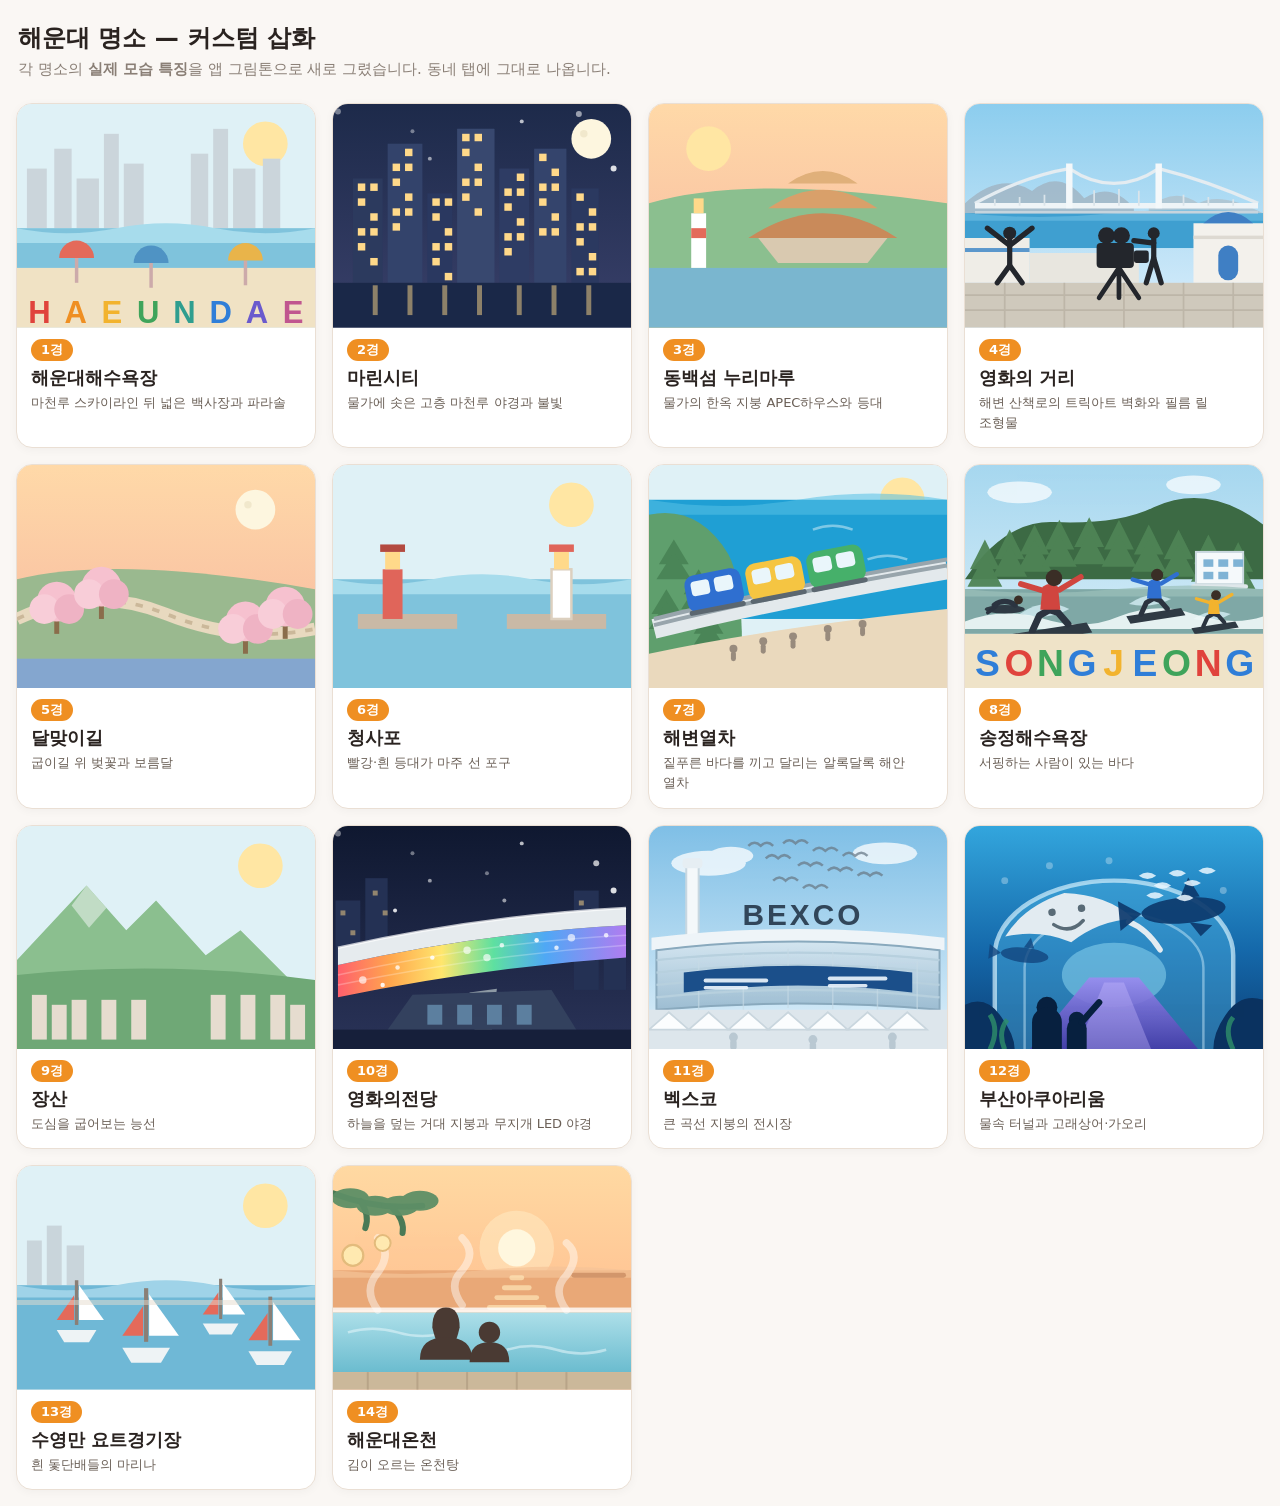
<file: haeundae_12.html>
<!DOCTYPE html>
<html lang="ko">
<head>
<meta charset="utf-8">
<meta name="viewport" content="width=device-width, initial-scale=1.0">
<title>해운대 명소 — 커스텀 삽화</title>
<style>
  body { margin:0; font-family:system-ui,'Malgun Gothic',sans-serif; background:#faf7f4; color:#2a2320; }
  header { padding:22px 18px 8px; }
  h1 { font-size:24px; margin:0 0 6px; }
  .sub { color:#8a7f76; font-size:15px; margin:0; }
  .grid { display:grid; grid-template-columns:repeat(auto-fill,minmax(260px,1fr)); gap:16px; padding:16px; }
  .card { background:#fff; border:1px solid #eadfd4; border-radius:16px; overflow:hidden; box-shadow:0 2px 10px rgba(0,0,0,.04); }
  .pic { width:100%; aspect-ratio:4/3; overflow:hidden; background:#eee; }
  .pic svg { width:100%; height:100%; display:block; }
  .meta { padding:11px 14px 14px; }
  .no { display:inline-block; background:#ef8f22; color:#fff; font-weight:700; font-size:13px; border-radius:20px; padding:2px 10px; }
  .name { font-size:18px; font-weight:800; margin:5px 0 3px; }
  .desc { font-size:13px; line-height:1.55; color:#6a5f56; margin:0; word-break:keep-all; }
  @media (prefers-color-scheme: dark){ body{background:#1c1917;color:#eee} .card{background:#2a2522;border-color:#3a332e} .sub,.desc{color:#b3a89f} }
</style>
</head>
<body>
<header>
  <h1>해운대 명소 — 커스텀 삽화</h1>
  <p class="sub">각 명소의 <b>실제 모습 특징</b>을 앱 그림톤으로 새로 그렸습니다. 동네 탭에 그대로 나옵니다.</p>
</header>
<div class="grid" id="grid"></div>

<script src="js/landmarks.js"></script>
<script>
  var HOODS = [
    ['해운대해수욕장','haeundae_beach','마천루 스카이라인 뒤 넓은 백사장과 파라솔'],
    ['마린시티','marine_city','물가에 솟은 고층 마천루 야경과 불빛'],
    ['동백섬 누리마루','nurimaru','물가의 한옥 지붕 APEC하우스와 등대'],
    ['영화의 거리','movie_street','해변 산책로의 트릭아트 벽화와 필름 릴 조형물'],
    ['달맞이길','dalmaji','굽이길 위 벚꽃과 보름달'],
    ['청사포','cheongsapo','빨강·흰 등대가 마주 선 포구'],
    ['해변열차','beach_train','짙푸른 바다를 끼고 달리는 알록달록 해안 열차'],
    ['송정해수욕장','songjeong','서핑하는 사람이 있는 바다'],
    ['장산','jangsan','도심을 굽어보는 능선'],
    ['영화의전당','bic','하늘을 덮는 거대 지붕과 무지개 LED 야경'],
    ['벡스코','bexco','큰 곡선 지붕의 전시장'],
    ['부산아쿠아리움','aquarium','물속 터널과 고래상어·가오리'],
    ['수영만 요트경기장','suyeong_marina','흰 돛단배들의 마리나'],
    ['해운대온천','haeundae_spa','김이 오르는 온천탕']
  ];
  var grid = document.getElementById('grid');
  HOODS.forEach(function(hd, i){
    var card = document.createElement('div');
    card.className = 'card';
    card.innerHTML =
      '<div class="pic">' + Landmarks.svg(hd[1]) + '</div>' +
      '<div class="meta"><span class="no">' + (i+1) + '경</span>' +
      '<div class="name">' + hd[0] + '</div>' +
      '<p class="desc">' + hd[2] + '</p></div>';
    grid.appendChild(card);
  });
</script>
</body>
</html>
</file>
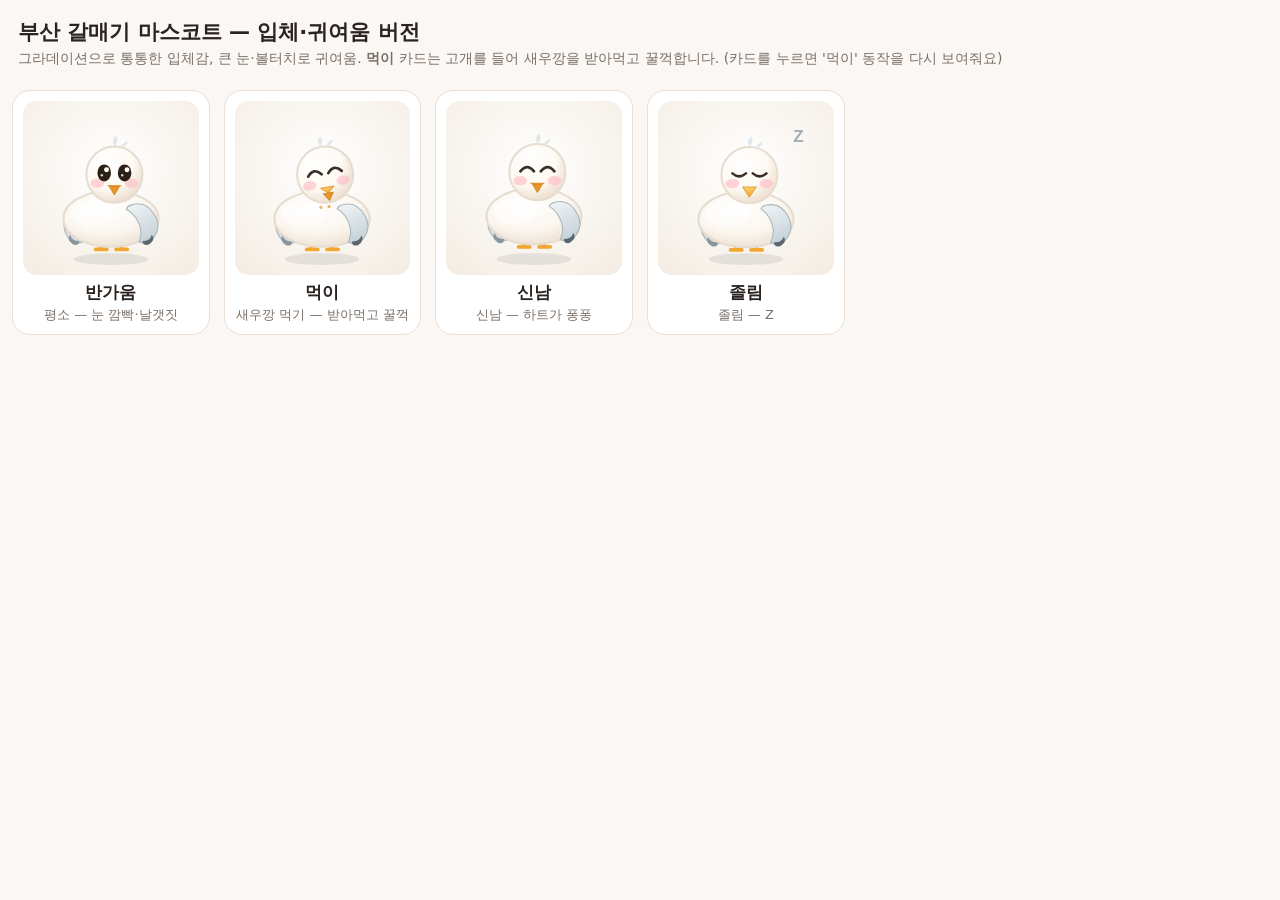
<file: haeundae_gull.html>
<!DOCTYPE html>
<html lang="ko"><head>
<meta charset="utf-8"><meta name="viewport" content="width=device-width,initial-scale=1">
<title>부산 갈매기 마스코트</title>
<style>
  body{margin:0;font-family:system-ui,'Malgun Gothic',sans-serif;background:#faf7f4;color:#2a2320}
  h1{font-size:21px;margin:18px 18px 4px} p.d{margin:0 18px 10px;color:#7a6f66;font-size:14px}
  .g{display:grid;grid-template-columns:repeat(auto-fill,minmax(180px,1fr));gap:14px;padding:12px}
  figure{margin:0;background:#fff;border:1px solid #eadfd4;border-radius:18px;padding:10px;text-align:center;cursor:pointer}
  .p{background:radial-gradient(circle at 50% 40%,#fff,#f3ece2);border-radius:14px}
  figcaption b{display:block;font-size:17px;margin-top:6px} figcaption span{font-size:13px;color:#7a6f66}
</style></head><body>
<h1>부산 갈매기 마스코트 — 입체·귀여움 버전</h1>
<p class="d">그라데이션으로 통통한 입체감, 큰 눈·볼터치로 귀여움. <b>먹이</b> 카드는 고개를 들어 새우깡을 받아먹고 꿀꺽합니다. (카드를 누르면 '먹이' 동작을 다시 보여줘요)</p>
<div class="g" id="g"></div>
<script src="js/gull.js"></script>
<script>
  var items=[['반가움','평소 — 눈 깜빡·날갯짓'],['먹이','새우깡 먹기 — 받아먹고 꿀꺽'],['신남','신남 — 하트가 퐁퐁'],['졸림','졸림 — Z']];
  var g=document.getElementById('g');
  items.forEach(function(it,i){
    var f=document.createElement('figure');
    f.innerHTML='<div class="p" id="p'+i+'">'+Gull.make(it[0],170)+'</div><figcaption><b>'+it[0]+'</b><span>'+it[1]+'</span></figcaption>';
    f.onclick=function(){ document.getElementById('p'+i).innerHTML=Gull.make('먹이',170); };
    g.appendChild(f);
  });
</script>
</body></html>
</file>
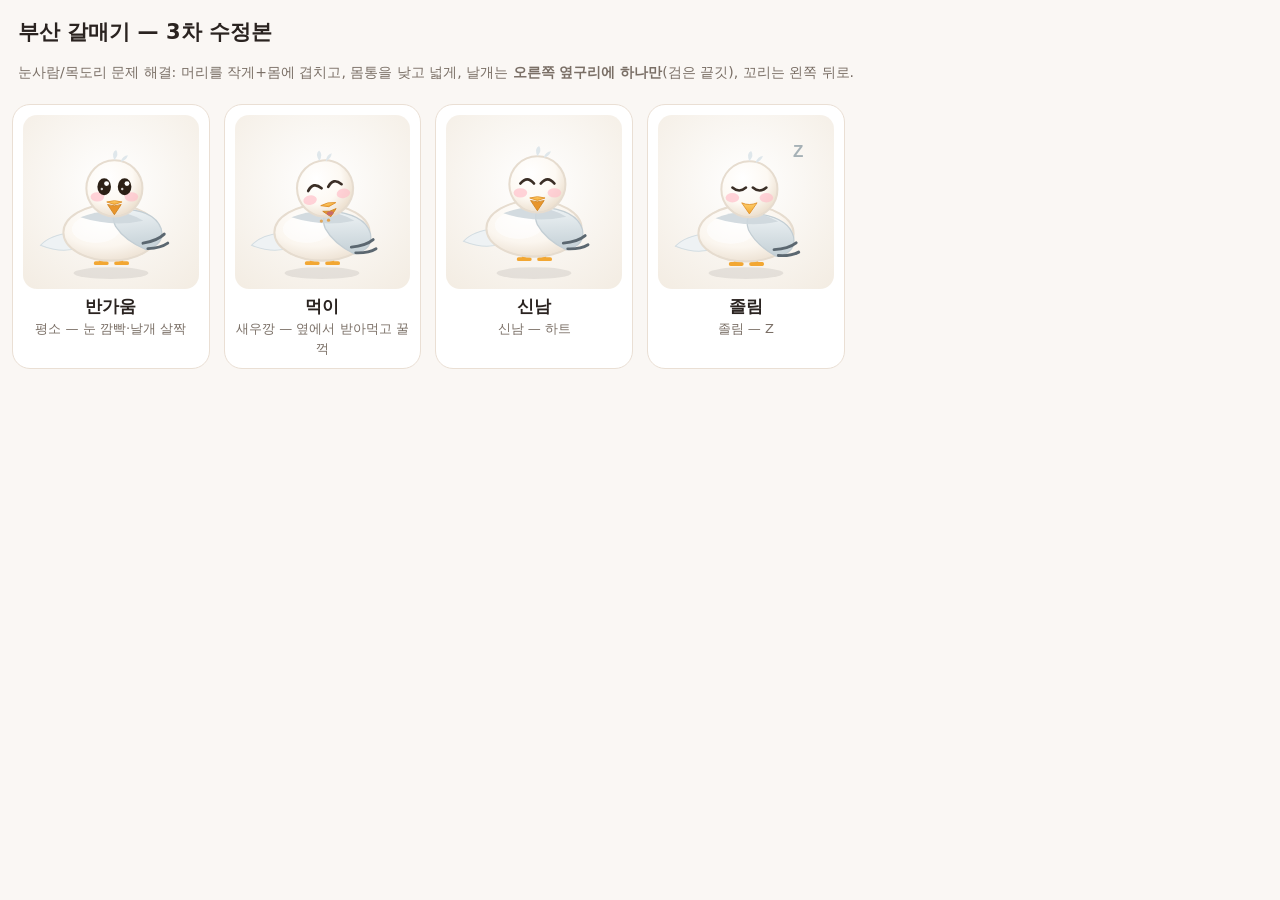
<file: 갈매기_수정본.html>
<!doctype html><meta charset="utf-8"><meta name="viewport" content="width=device-width,initial-scale=1"><title>갈매기 마스코트</title><style>body{margin:0;font-family:system-ui,sans-serif;background:#faf7f4;color:#2a2320}h1{font-size:21px;margin:18px}p.d{margin:0 18px 10px;color:#7a6f66;font-size:14px}.g{display:grid;grid-template-columns:repeat(auto-fill,minmax(190px,1fr));gap:14px;padding:12px}figure{margin:0;background:#fff;border:1px solid #eadfd4;border-radius:18px;padding:10px;text-align:center}.p{background:radial-gradient(circle at 50% 40%,#fff,#f3ece2);border-radius:14px}figcaption b{display:block;font-size:17px;margin-top:6px}figcaption span{font-size:13px;color:#7a6f66}</style><h1>부산 갈매기 — 3차 수정본</h1><p class="d">눈사람/목도리 문제 해결: 머리를 작게+몸에 겹치고, 몸통을 낮고 넓게, 날개는 <b>오른쪽 옆구리에 하나만</b>(검은 끝깃), 꼬리는 왼쪽 뒤로.</p><div class="g"><figure><div class="p">
<svg class="gullsvg" viewBox="0 0 200 200" width="170" height="170" aria-hidden="true">
  <defs>
    <radialGradient id="gbody0" cx="42%" cy="30%" r="75%">
      <stop offset="0" stop-color="#ffffff"/><stop offset=".6" stop-color="#fbf6ef"/><stop offset="1" stop-color="#ece0d1"/>
    </radialGradient>
    <radialGradient id="ghead0" cx="38%" cy="30%" r="72%">
      <stop offset="0" stop-color="#ffffff"/><stop offset=".62" stop-color="#fdf9f3"/><stop offset="1" stop-color="#ecdfce"/>
    </radialGradient>
    <linearGradient id="gwing0" x1="0" y1="0" x2="0" y2="1">
      <stop offset="0" stop-color="#eef3f5"/><stop offset="1" stop-color="#c4d0d6"/>
    </linearGradient>
    <linearGradient id="gbeak0" x1="0" y1="0" x2="0" y2="1">
      <stop offset="0" stop-color="#ffcf6b"/><stop offset="1" stop-color="#f2a733"/>
    </linearGradient>
    <linearGradient id="gsnack0" x1="0" y1="0" x2="0" y2="1">
      <stop offset="0" stop-color="#f7c266"/><stop offset="1" stop-color="#eea23a"/>
    </linearGradient>
  </defs>
  <ellipse cx="100" cy="186" rx="44" ry="7" fill="#000" opacity=".08"/>
  <g transform="">
   <g><animateTransform attributeName="transform" type="translate" values="0 0;0 -4;0 0" dur="2.1s" repeatCount="indefinite" additive="sum"/>
    <!-- 다리 -->
    <path d="M88 164 v14 M82 178 h13 M112 164 v14 M106 178 h13" stroke="#f2a733" stroke-width="4.5" fill="none" stroke-linecap="round"/>
    <!-- 꼬리 — 왼쪽 뒤로 뻗습니다(새다운 실루엣) -->
    <path d="M54 142 q-26 3 -37 15 q25 10 45 3 Z" fill="#eef2f4" stroke="#d3dde2" stroke-width="1.2"/>
    <!-- 몸통 — 낮고 넓은 타원. 동그란 공이면 눈사람이 됩니다 -->
    <ellipse cx="100" cy="142" rx="56" ry="33" fill="url(#gbody0)" stroke="#e6dccf" stroke-width="2.4"/>
    <!-- 배 하이라이트 -->
    <ellipse cx="82" cy="138" rx="28" ry="16" fill="#ffffff" opacity=".55"/>
    <!-- 접은 날개 — 오른쪽 옆구리에 '하나만'. 양쪽 대칭이면 목도리처럼 보입니다 -->
    <g><animateTransform attributeName="transform" type="rotate" values="0 74 114;-7 74 114;0 74 114" dur="2s" repeatCount="indefinite" additive="sum"/>
      <path d="M108 118 q42 4 48 28 q3 19 -20 23 q-24 -13 -33 -31 q-5 -14 5 -20 Z" fill="url(#gwing0)" stroke="#c3ced4" stroke-width="1.5"/>
      <!-- 검은 날개 끝 깃 — 꼬리 쪽으로 살짝 삐져나옵니다 -->
      <path d="M138 168 q15 1 24 -4 M133 161 q17 -1 26 -8" stroke="#5b6770" stroke-width="3.4" fill="none" stroke-linecap="round"/>
    </g>
    <!-- 등 회색 -->
    <path d="M64 124 q40 -16 74 4 q-36 8 -74 -4 Z" fill="#cfd8dd" opacity=".9"/>

    <!-- 머리 -->
    <g transform="">
     <g>
      <!-- 머리 — 몸통보다 작고, 몸에 파묻히듯 겹칩니다(따로 얹히면 눈사람) -->
      <circle cx="104" cy="90" r="33" fill="url(#ghead0)" stroke="#e6dccf" stroke-width="2.4"/>
      <!-- 머리 위 깃털 -->
      <path d="M104 57 q-4 -9 2 -12 q4 5 -2 12 M111 59 q3 -8 9 -8 q-2 6 -9 8" fill="#dfe7eb"/>
      <!-- 볼 -->
      <ellipse cx="84" cy="100" rx="8" ry="5.5" fill="#ffc0cb" opacity=".7"/>
      <ellipse cx="124" cy="100" rx="8" ry="5.5" fill="#ffc0cb" opacity=".7"/>
      <ellipse cx="92" cy="88" rx="8" ry="10" fill="#2c2016"><animate attributeName="ry" values="10;10;1.4;10" keyTimes="0;.88;.94;1" dur="4.6s" repeatCount="indefinite"/></ellipse><circle cx="94.8" cy="84.4" r="2.9" fill="#fff"/><circle cx="89.2" cy="90.8" r="1.4" fill="#fff" opacity=".8"/><ellipse cx="116" cy="88" rx="8" ry="10" fill="#2c2016"><animate attributeName="ry" values="10;10;1.4;10" keyTimes="0;.88;.94;1" dur="4.6s" repeatCount="indefinite"/></ellipse><circle cx="118.8" cy="84.4" r="2.9" fill="#fff"/><circle cx="113.2" cy="90.8" r="1.4" fill="#fff" opacity=".8"/>
      <g><path d="M95 106 L104 109 L113 106 Q104 103 95 106 Z" fill="url(#gbeak0)" stroke="#e0902a" stroke-width="1"/><path d="M96 109 L104 121 L112 109 Q104 112 96 109 Z" fill="#e8952c" stroke="#cf8320" stroke-width="1"/></g>
     </g>
    </g>
   </g>
  </g>
  
</svg></div><figcaption><b>반가움</b><span>평소 — 눈 깜빡·날개 살짝</span></figcaption></figure><figure><div class="p">
<svg class="gullsvg" viewBox="0 0 200 200" width="170" height="170" aria-hidden="true">
  <defs>
    <radialGradient id="gbody1" cx="42%" cy="30%" r="75%">
      <stop offset="0" stop-color="#ffffff"/><stop offset=".6" stop-color="#fbf6ef"/><stop offset="1" stop-color="#ece0d1"/>
    </radialGradient>
    <radialGradient id="ghead1" cx="38%" cy="30%" r="72%">
      <stop offset="0" stop-color="#ffffff"/><stop offset=".62" stop-color="#fdf9f3"/><stop offset="1" stop-color="#ecdfce"/>
    </radialGradient>
    <linearGradient id="gwing1" x1="0" y1="0" x2="0" y2="1">
      <stop offset="0" stop-color="#eef3f5"/><stop offset="1" stop-color="#c4d0d6"/>
    </linearGradient>
    <linearGradient id="gbeak1" x1="0" y1="0" x2="0" y2="1">
      <stop offset="0" stop-color="#ffcf6b"/><stop offset="1" stop-color="#f2a733"/>
    </linearGradient>
    <linearGradient id="gsnack1" x1="0" y1="0" x2="0" y2="1">
      <stop offset="0" stop-color="#f7c266"/><stop offset="1" stop-color="#eea23a"/>
    </linearGradient>
  </defs>
  <ellipse cx="100" cy="186" rx="44" ry="7" fill="#000" opacity=".08"/>
  <g transform="">
   <g><animateTransform attributeName="transform" type="translate" values="0 0;0 -4;0 0" dur="2.1s" repeatCount="indefinite" additive="sum"/>
    <!-- 다리 -->
    <path d="M88 164 v14 M82 178 h13 M112 164 v14 M106 178 h13" stroke="#f2a733" stroke-width="4.5" fill="none" stroke-linecap="round"/>
    <!-- 꼬리 — 왼쪽 뒤로 뻗습니다(새다운 실루엣) -->
    <path d="M54 142 q-26 3 -37 15 q25 10 45 3 Z" fill="#eef2f4" stroke="#d3dde2" stroke-width="1.2"/>
    <!-- 몸통 — 낮고 넓은 타원. 동그란 공이면 눈사람이 됩니다 -->
    <ellipse cx="100" cy="142" rx="56" ry="33" fill="url(#gbody1)" stroke="#e6dccf" stroke-width="2.4"/>
    <!-- 배 하이라이트 -->
    <ellipse cx="82" cy="138" rx="28" ry="16" fill="#ffffff" opacity=".55"/>
    <!-- 접은 날개 — 오른쪽 옆구리에 '하나만'. 양쪽 대칭이면 목도리처럼 보입니다 -->
    <g><animateTransform attributeName="transform" type="rotate" values="0 74 114;-7 74 114;0 74 114" dur="1s" repeatCount="indefinite" additive="sum"/>
      <path d="M108 118 q42 4 48 28 q3 19 -20 23 q-24 -13 -33 -31 q-5 -14 5 -20 Z" fill="url(#gwing1)" stroke="#c3ced4" stroke-width="1.5"/>
      <!-- 검은 날개 끝 깃 — 꼬리 쪽으로 살짝 삐져나옵니다 -->
      <path d="M138 168 q15 1 24 -4 M133 161 q17 -1 26 -8" stroke="#5b6770" stroke-width="3.4" fill="none" stroke-linecap="round"/>
    </g>
    <!-- 등 회색 -->
    <path d="M64 124 q40 -16 74 4 q-36 8 -74 -4 Z" fill="#cfd8dd" opacity=".9"/>

    <!-- 머리 -->
    <g transform="">
     <g><animateTransform attributeName="transform" type="rotate" values="0 104 92;8 104 92;8 104 92;-15 104 92;0 104 92" keyTimes="0;.3;.42;.62;1" dur="1.6s" repeatCount="indefinite" additive="sum"/>
      <!-- 머리 — 몸통보다 작고, 몸에 파묻히듯 겹칩니다(따로 얹히면 눈사람) -->
      <circle cx="104" cy="90" r="33" fill="url(#ghead1)" stroke="#e6dccf" stroke-width="2.4"/>
      <!-- 머리 위 깃털 -->
      <path d="M104 57 q-4 -9 2 -12 q4 5 -2 12 M111 59 q3 -8 9 -8 q-2 6 -9 8" fill="#dfe7eb"/>
      <!-- 볼 -->
      <ellipse cx="84" cy="100" rx="8" ry="5.5" fill="#ffc0cb" opacity=".7"/>
      <ellipse cx="124" cy="100" rx="8" ry="5.5" fill="#ffc0cb" opacity=".7"/>
      <path d="M84 89 q8 -10 16 0" stroke="#3a2e26" stroke-width="3.2" fill="none" stroke-linecap="round"/><path d="M108 89 q8 -10 16 0" stroke="#3a2e26" stroke-width="3.2" fill="none" stroke-linecap="round"/>
      <g><animateTransform attributeName="transform" type="translate" values="0 0;0 3;0 0" dur="0.45s" repeatCount="indefinite"/><path d="M95 106 L104 109 L113 106 Q104 103 95 106 Z" fill="url(#gbeak1)" stroke="#e0902a" stroke-width="1"/><path d="M96 113 L104 121 L112 113 Q104 116 96 113 Z" fill="#e8952c" stroke="#cf8320" stroke-width="1"/><ellipse cx="104" cy="117" rx="4" ry="2.4" fill="#c76b6b"/></g>
     </g>
    </g>
   </g>
  </g>
  <g transform="translate(104 112)"><g opacity="1"><animateTransform attributeName="transform" type="translate" values="52 -20;3 0;3 0" keyTimes="0;.36;1" dur="1.6s" repeatCount="indefinite" additive="sum"/><animate attributeName="opacity" values="1;1;0;0" keyTimes="0;.36;.43;1" dur="1.6s" repeatCount="indefinite"/><rect x="-9" y="-4.5" width="18" height="9" rx="4" fill="url(#gsnack1)" stroke="#d98e28" stroke-width="1.4"/><path d="M-5 -1.6 h10 M-5 1.6 h10" stroke="#d98e28" stroke-width="1.1"/></g></g><circle cx="104" cy="120" r="1.9" fill="#e8952c" opacity="0"><animate attributeName="opacity" values="0;1;0" keyTimes="0;.12;1" dur="1.6s" begin="0.55s" repeatCount="indefinite"/><animateTransform attributeName="transform" type="translate" values="0 0;-13 13" dur="1.6s" begin="0.55s" repeatCount="indefinite" additive="sum"/></circle><circle cx="104" cy="120" r="1.9" fill="#e8952c" opacity="0"><animate attributeName="opacity" values="0;1;0" keyTimes="0;.12;1" dur="1.6s" begin="0.68s" repeatCount="indefinite"/><animateTransform attributeName="transform" type="translate" values="0 0;13 13" dur="1.6s" begin="0.68s" repeatCount="indefinite" additive="sum"/></circle>
</svg></div><figcaption><b>먹이</b><span>새우깡 — 옆에서 받아먹고 꿀꺽</span></figcaption></figure><figure><div class="p">
<svg class="gullsvg" viewBox="0 0 200 200" width="170" height="170" aria-hidden="true">
  <defs>
    <radialGradient id="gbody2" cx="42%" cy="30%" r="75%">
      <stop offset="0" stop-color="#ffffff"/><stop offset=".6" stop-color="#fbf6ef"/><stop offset="1" stop-color="#ece0d1"/>
    </radialGradient>
    <radialGradient id="ghead2" cx="38%" cy="30%" r="72%">
      <stop offset="0" stop-color="#ffffff"/><stop offset=".62" stop-color="#fdf9f3"/><stop offset="1" stop-color="#ecdfce"/>
    </radialGradient>
    <linearGradient id="gwing2" x1="0" y1="0" x2="0" y2="1">
      <stop offset="0" stop-color="#eef3f5"/><stop offset="1" stop-color="#c4d0d6"/>
    </linearGradient>
    <linearGradient id="gbeak2" x1="0" y1="0" x2="0" y2="1">
      <stop offset="0" stop-color="#ffcf6b"/><stop offset="1" stop-color="#f2a733"/>
    </linearGradient>
    <linearGradient id="gsnack2" x1="0" y1="0" x2="0" y2="1">
      <stop offset="0" stop-color="#f7c266"/><stop offset="1" stop-color="#eea23a"/>
    </linearGradient>
  </defs>
  <ellipse cx="100" cy="186" rx="44" ry="7" fill="#000" opacity=".08"/>
  <g transform="">
   <g><animateTransform attributeName="transform" type="translate" values="0 0;0 -11;0 0" dur="0.7s" repeatCount="indefinite" additive="sum"/>
    <!-- 다리 -->
    <path d="M88 164 v14 M82 178 h13 M112 164 v14 M106 178 h13" stroke="#f2a733" stroke-width="4.5" fill="none" stroke-linecap="round"/>
    <!-- 꼬리 — 왼쪽 뒤로 뻗습니다(새다운 실루엣) -->
    <path d="M54 142 q-26 3 -37 15 q25 10 45 3 Z" fill="#eef2f4" stroke="#d3dde2" stroke-width="1.2"/>
    <!-- 몸통 — 낮고 넓은 타원. 동그란 공이면 눈사람이 됩니다 -->
    <ellipse cx="100" cy="142" rx="56" ry="33" fill="url(#gbody2)" stroke="#e6dccf" stroke-width="2.4"/>
    <!-- 배 하이라이트 -->
    <ellipse cx="82" cy="138" rx="28" ry="16" fill="#ffffff" opacity=".55"/>
    <!-- 접은 날개 — 오른쪽 옆구리에 '하나만'. 양쪽 대칭이면 목도리처럼 보입니다 -->
    <g><animateTransform attributeName="transform" type="rotate" values="0 74 114;-7 74 114;0 74 114" dur="1s" repeatCount="indefinite" additive="sum"/>
      <path d="M108 118 q42 4 48 28 q3 19 -20 23 q-24 -13 -33 -31 q-5 -14 5 -20 Z" fill="url(#gwing2)" stroke="#c3ced4" stroke-width="1.5"/>
      <!-- 검은 날개 끝 깃 — 꼬리 쪽으로 살짝 삐져나옵니다 -->
      <path d="M138 168 q15 1 24 -4 M133 161 q17 -1 26 -8" stroke="#5b6770" stroke-width="3.4" fill="none" stroke-linecap="round"/>
    </g>
    <!-- 등 회색 -->
    <path d="M64 124 q40 -16 74 4 q-36 8 -74 -4 Z" fill="#cfd8dd" opacity=".9"/>

    <!-- 머리 -->
    <g transform="">
     <g>
      <!-- 머리 — 몸통보다 작고, 몸에 파묻히듯 겹칩니다(따로 얹히면 눈사람) -->
      <circle cx="104" cy="90" r="33" fill="url(#ghead2)" stroke="#e6dccf" stroke-width="2.4"/>
      <!-- 머리 위 깃털 -->
      <path d="M104 57 q-4 -9 2 -12 q4 5 -2 12 M111 59 q3 -8 9 -8 q-2 6 -9 8" fill="#dfe7eb"/>
      <!-- 볼 -->
      <ellipse cx="84" cy="100" rx="8" ry="5.5" fill="#ffc0cb" opacity=".7"/>
      <ellipse cx="124" cy="100" rx="8" ry="5.5" fill="#ffc0cb" opacity=".7"/>
      <path d="M84 89 q8 -10 16 0" stroke="#3a2e26" stroke-width="3.2" fill="none" stroke-linecap="round"/><path d="M108 89 q8 -10 16 0" stroke="#3a2e26" stroke-width="3.2" fill="none" stroke-linecap="round"/>
      <g><path d="M95 106 L104 109 L113 106 Q104 103 95 106 Z" fill="url(#gbeak2)" stroke="#e0902a" stroke-width="1"/><path d="M96 109 L104 121 L112 109 Q104 112 96 109 Z" fill="#e8952c" stroke="#cf8320" stroke-width="1"/></g>
     </g>
    </g>
   </g>
  </g>
  <path d="M0 0 q-5 -6 -10 0 q-5 6 10 15 q15 -9 10 -15 q-5 -6 -10 0 Z" fill="#ef7183" opacity="0" transform="translate(146 66) scale(0.55)"><animateTransform attributeName="transform" type="translate" values="146 66;150 22" dur="1.7s" begin="0s" repeatCount="indefinite" additive="sum"/><animate attributeName="opacity" values="0;.9;0" dur="1.7s" begin="0s" repeatCount="indefinite"/></path><path d="M0 0 q-5 -6 -10 0 q-5 6 10 15 q15 -9 10 -15 q-5 -6 -10 0 Z" fill="#ef7183" opacity="0" transform="translate(156 66) scale(0.67)"><animateTransform attributeName="transform" type="translate" values="156 66;160 22" dur="1.7s" begin="0.5s" repeatCount="indefinite" additive="sum"/><animate attributeName="opacity" values="0;.9;0" dur="1.7s" begin="0.5s" repeatCount="indefinite"/></path><path d="M0 0 q-5 -6 -10 0 q-5 6 10 15 q15 -9 10 -15 q-5 -6 -10 0 Z" fill="#ef7183" opacity="0" transform="translate(166 66) scale(0.79)"><animateTransform attributeName="transform" type="translate" values="166 66;170 22" dur="1.7s" begin="1s" repeatCount="indefinite" additive="sum"/><animate attributeName="opacity" values="0;.9;0" dur="1.7s" begin="1s" repeatCount="indefinite"/></path>
</svg></div><figcaption><b>신남</b><span>신남 — 하트</span></figcaption></figure><figure><div class="p">
<svg class="gullsvg" viewBox="0 0 200 200" width="170" height="170" aria-hidden="true">
  <defs>
    <radialGradient id="gbody3" cx="42%" cy="30%" r="75%">
      <stop offset="0" stop-color="#ffffff"/><stop offset=".6" stop-color="#fbf6ef"/><stop offset="1" stop-color="#ece0d1"/>
    </radialGradient>
    <radialGradient id="ghead3" cx="38%" cy="30%" r="72%">
      <stop offset="0" stop-color="#ffffff"/><stop offset=".62" stop-color="#fdf9f3"/><stop offset="1" stop-color="#ecdfce"/>
    </radialGradient>
    <linearGradient id="gwing3" x1="0" y1="0" x2="0" y2="1">
      <stop offset="0" stop-color="#eef3f5"/><stop offset="1" stop-color="#c4d0d6"/>
    </linearGradient>
    <linearGradient id="gbeak3" x1="0" y1="0" x2="0" y2="1">
      <stop offset="0" stop-color="#ffcf6b"/><stop offset="1" stop-color="#f2a733"/>
    </linearGradient>
    <linearGradient id="gsnack3" x1="0" y1="0" x2="0" y2="1">
      <stop offset="0" stop-color="#f7c266"/><stop offset="1" stop-color="#eea23a"/>
    </linearGradient>
  </defs>
  <ellipse cx="100" cy="186" rx="44" ry="7" fill="#000" opacity=".08"/>
  <g transform="">
   <g><animateTransform attributeName="transform" type="translate" values="0 0;0 -4;0 0" dur="3.4s" repeatCount="indefinite" additive="sum"/>
    <!-- 다리 -->
    <path d="M88 164 v14 M82 178 h13 M112 164 v14 M106 178 h13" stroke="#f2a733" stroke-width="4.5" fill="none" stroke-linecap="round"/>
    <!-- 꼬리 — 왼쪽 뒤로 뻗습니다(새다운 실루엣) -->
    <path d="M54 142 q-26 3 -37 15 q25 10 45 3 Z" fill="#eef2f4" stroke="#d3dde2" stroke-width="1.2"/>
    <!-- 몸통 — 낮고 넓은 타원. 동그란 공이면 눈사람이 됩니다 -->
    <ellipse cx="100" cy="142" rx="56" ry="33" fill="url(#gbody3)" stroke="#e6dccf" stroke-width="2.4"/>
    <!-- 배 하이라이트 -->
    <ellipse cx="82" cy="138" rx="28" ry="16" fill="#ffffff" opacity=".55"/>
    <!-- 접은 날개 — 오른쪽 옆구리에 '하나만'. 양쪽 대칭이면 목도리처럼 보입니다 -->
    <g>
      <path d="M108 118 q42 4 48 28 q3 19 -20 23 q-24 -13 -33 -31 q-5 -14 5 -20 Z" fill="url(#gwing3)" stroke="#c3ced4" stroke-width="1.5"/>
      <!-- 검은 날개 끝 깃 — 꼬리 쪽으로 살짝 삐져나옵니다 -->
      <path d="M138 168 q15 1 24 -4 M133 161 q17 -1 26 -8" stroke="#5b6770" stroke-width="3.4" fill="none" stroke-linecap="round"/>
    </g>
    <!-- 등 회색 -->
    <path d="M64 124 q40 -16 74 4 q-36 8 -74 -4 Z" fill="#cfd8dd" opacity=".9"/>

    <!-- 머리 -->
    <g transform="">
     <g>
      <!-- 머리 — 몸통보다 작고, 몸에 파묻히듯 겹칩니다(따로 얹히면 눈사람) -->
      <circle cx="104" cy="90" r="33" fill="url(#ghead3)" stroke="#e6dccf" stroke-width="2.4"/>
      <!-- 머리 위 깃털 -->
      <path d="M104 57 q-4 -9 2 -12 q4 5 -2 12 M111 59 q3 -8 9 -8 q-2 6 -9 8" fill="#dfe7eb"/>
      <!-- 볼 -->
      <ellipse cx="84" cy="100" rx="8" ry="5.5" fill="#ffc0cb" opacity=".7"/>
      <ellipse cx="124" cy="100" rx="8" ry="5.5" fill="#ffc0cb" opacity=".7"/>
      <path d="M84 88 q8 7 16 0" stroke="#3a2e26" stroke-width="3" fill="none" stroke-linecap="round"/><path d="M108 88 q8 7 16 0" stroke="#3a2e26" stroke-width="3" fill="none" stroke-linecap="round"/>
      <path d="M95 106 L104 119 L113 106 Q104 110 95 106 Z" fill="url(#gbeak3)" stroke="#e0902a" stroke-width="1"/>
     </g>
    </g>
   </g>
  </g>
  <text x="150" y="58" font-size="20" fill="#9aa7ae" font-family="sans-serif" font-weight="700" opacity="0">Z<animate attributeName="opacity" values="0;1;0" dur="2.6s" repeatCount="indefinite"/><animateTransform attributeName="transform" type="translate" values="0 0;12 -20" dur="2.6s" repeatCount="indefinite"/></text>
</svg></div><figcaption><b>졸림</b><span>졸림 — Z</span></figcaption></figure></div>
</file>
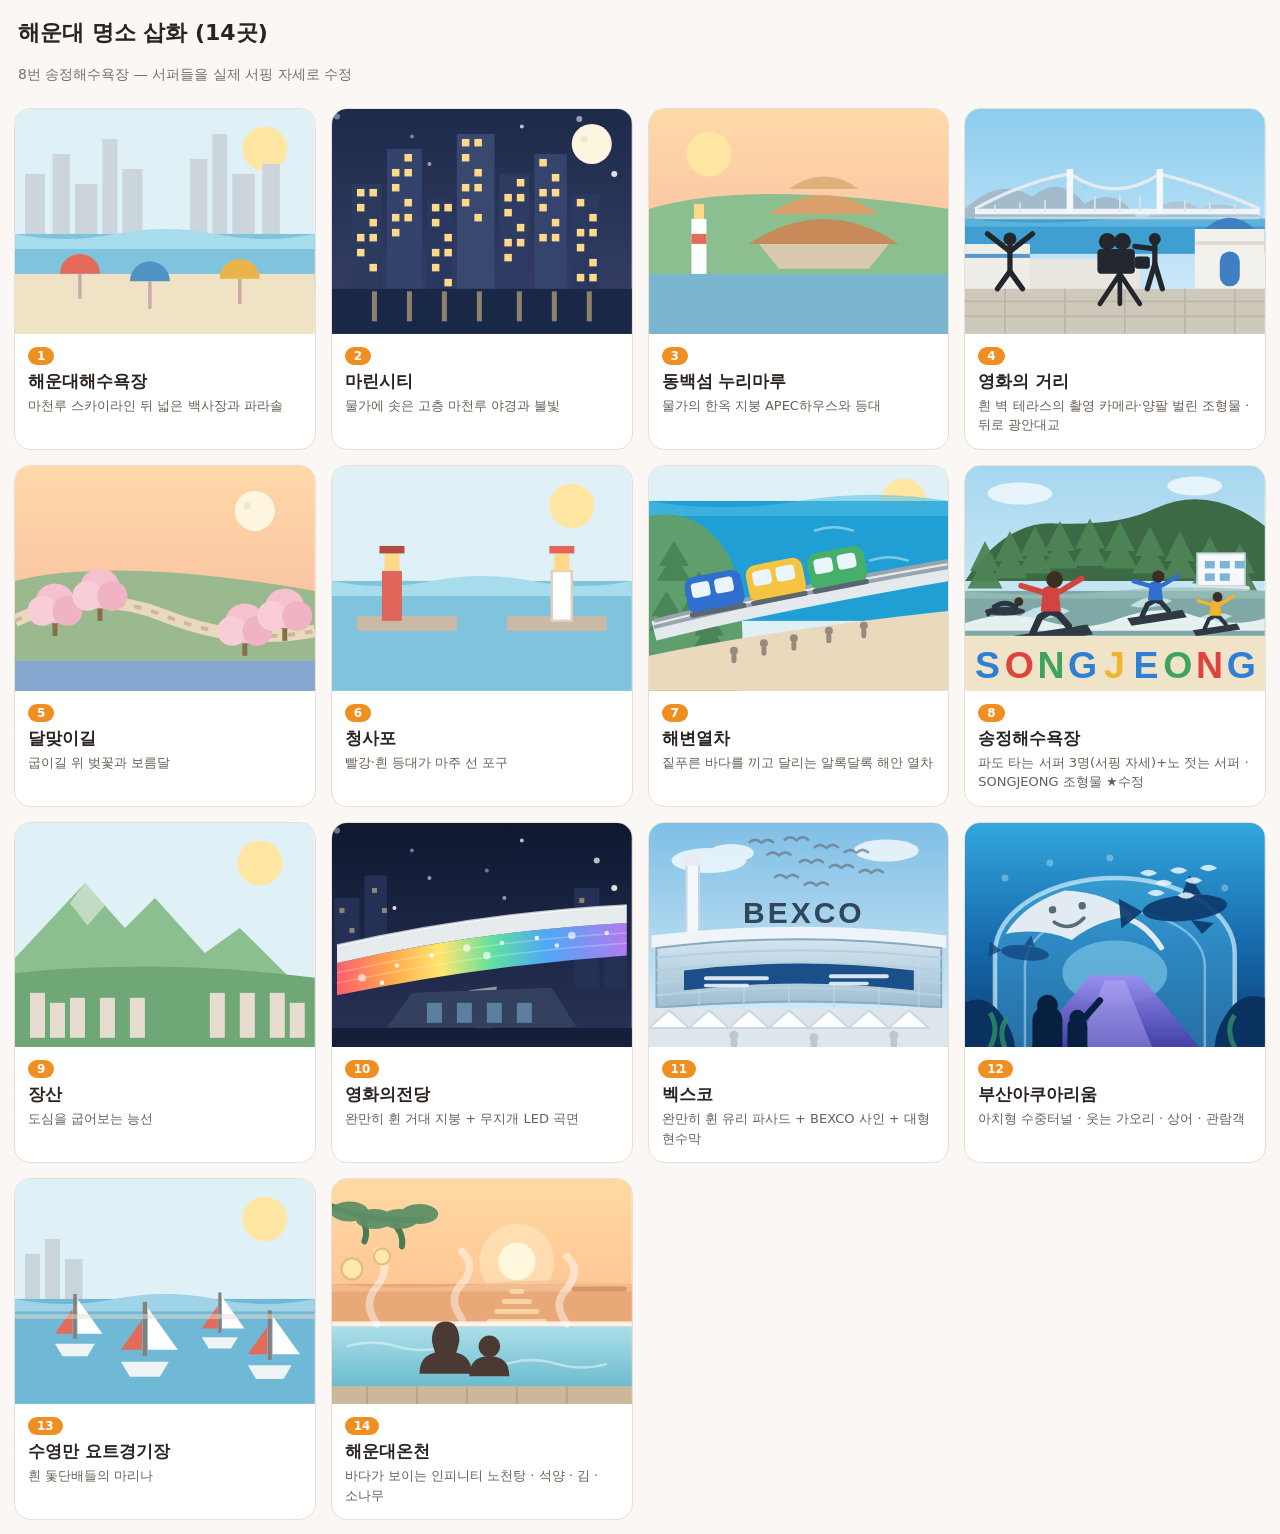
<file: 해운대_삽화_수정본.html>
<!doctype html><meta charset="utf-8"><meta name="viewport" content="width=device-width,initial-scale=1"><title>해운대 명소 삽화</title><style>body{margin:0;font-family:system-ui,sans-serif;background:#faf7f4;color:#2a2320}h1{font-size:22px;margin:18px}p.s{margin:0 18px 10px;color:#7a6f66;font-size:14px}.g{display:grid;grid-template-columns:repeat(auto-fill,minmax(250px,1fr));gap:15px;padding:14px}figure{margin:0;background:#fff;border:1px solid #eadfd4;border-radius:16px;overflow:hidden}.pic{width:100%;aspect-ratio:4/3}.pic svg{width:100%;height:100%;display:block}figcaption{padding:11px 13px 14px}.no{display:inline-block;background:#ef8f22;color:#fff;font-weight:700;font-size:12px;border-radius:20px;padding:2px 9px}.name{font-size:17px;font-weight:800;margin:5px 0 3px}.desc{font-size:13px;line-height:1.5;color:#6a5f56;margin:0;word-break:keep-all}</style><h1>해운대 명소 삽화 (14곳)</h1><p class="s">8번 송정해수욕장 — 서퍼들을 실제 서핑 자세로 수정</p><div class="g"><figure class="card"><div class="pic"><svg xmlns="http://www.w3.org/2000/svg" viewBox="0 0 120 90" preserveAspectRatio="xMidYMid slice"><rect width="120" height="90" fill="#dff1f6"/><circle cx="100" cy="16" r="9" fill="#ffe6a3"/><g fill="#cbd5db"><rect x="4" y="26" width="8" height="24"/><rect x="15" y="18" width="7" height="32"/><rect x="24" y="30" width="9" height="20"/><rect x="35" y="12" width="6" height="38"/><rect x="43" y="24" width="8" height="26"/><rect x="70" y="20" width="7" height="30"/><rect x="79" y="10" width="6" height="40"/><rect x="87" y="26" width="9" height="24"/><rect x="99" y="22" width="7" height="28"/></g><rect y="50" width="120" height="22" fill="#7fc3dc"/><path d="M0 50 q20 4 40 0 t40 0 t40 0 v6H0Z" fill="#a7dcec"/><rect y="66" width="120" height="24" fill="#f0e2c4"/><g><line x1="26" y1="76" x2="26" y2="66" stroke="#caa" stroke-width="1.4"/><path d="M18 66a8 8 0 0 1 16 0Z" fill="#e46a5a"/><line x1="54" y1="80" x2="54" y2="69" stroke="#caa" stroke-width="1.4"/><path d="M46 69a8 8 0 0 1 16 0Z" fill="#4f93c4"/><line x1="90" y1="78" x2="90" y2="68" stroke="#caa" stroke-width="1.4"/><path d="M82 68a8 8 0 0 1 16 0Z" fill="#e9b44a"/></g></svg></div><figcaption><span class="no">1</span><div class="name">해운대해수욕장</div><p class="desc">마천루 스카이라인 뒤 넓은 백사장과 파라솔</p></figcaption></figure><figure class="card"><div class="pic"><svg xmlns="http://www.w3.org/2000/svg" viewBox="0 0 120 90" preserveAspectRatio="xMidYMid slice"><defs><linearGradient id="sn" x1="0" y1="0" x2="0" y2="1"><stop offset="0" stop-color="#1d2a4a"/><stop offset="1" stop-color="#39406a"/></linearGradient></defs><rect width="120" height="90" fill="url(#sn)"/><circle cx="2" cy="3" r="1.2" fill="#fff" opacity="0.4"/><circle cx="39" cy="22" r="0.8" fill="#fff" opacity="0.55"/><circle cx="76" cy="7" r="0.8" fill="#fff" opacity="0.7"/><circle cx="113" cy="26" r="1.2" fill="#fff" opacity="0.85"/><circle cx="32" cy="11" r="0.8" fill="#fff" opacity="0.4"/><circle cx="69" cy="30" r="0.8" fill="#fff" opacity="0.55"/><circle cx="106" cy="15" r="1.2" fill="#fff" opacity="0.7"/><circle cx="25" cy="34" r="0.8" fill="#fff" opacity="0.85"/><circle cx="62" cy="19" r="0.8" fill="#fff" opacity="0.4"/><circle cx="99" cy="4" r="1.2" fill="#fff" opacity="0.55"/><circle cx="104" cy="14" r="8" fill="#fdf6df"/><circle cx="101" cy="12" r="1.5" fill="#eadfc0" opacity=".6"/><g><rect x="8" y="30" width="12" height="42" fill="#2c3a5e"/><rect x="22" y="16" width="14" height="56" fill="#33436b"/><rect x="38" y="36" width="10" height="36" fill="#2a3860"/><rect x="50" y="10" width="15" height="62" fill="#38487094"/><rect x="50" y="10" width="15" height="62" fill="#38486f"/><rect x="67" y="26" width="12" height="46" fill="#2e3c64"/><rect x="81" y="18" width="13" height="54" fill="#34446c"/><rect x="96" y="34" width="11" height="38" fill="#2b3960"/></g><g fill="#ffd98a"><rect x="10" y="32" width="3" height="3"/><rect x="15" y="32" width="3" height="3"/><rect x="10" y="38" width="3" height="3"/><rect x="15" y="44" width="3" height="3"/><rect x="10" y="50" width="3" height="3"/><rect x="15" y="50" width="3" height="3"/><rect x="10" y="56" width="3" height="3"/><rect x="15" y="62" width="3" height="3"/><rect x="29" y="18" width="3" height="3"/><rect x="24" y="24" width="3" height="3"/><rect x="29" y="24" width="3" height="3"/><rect x="24" y="30" width="3" height="3"/><rect x="29" y="36" width="3" height="3"/><rect x="24" y="42" width="3" height="3"/><rect x="29" y="42" width="3" height="3"/><rect x="24" y="48" width="3" height="3"/><rect x="40" y="38" width="3" height="3"/><rect x="45" y="38" width="3" height="3"/><rect x="40" y="44" width="3" height="3"/><rect x="45" y="50" width="3" height="3"/><rect x="40" y="56" width="3" height="3"/><rect x="45" y="56" width="3" height="3"/><rect x="40" y="62" width="3" height="3"/><rect x="45" y="68" width="3" height="3"/><rect x="52" y="12" width="3" height="3"/><rect x="57" y="12" width="3" height="3"/><rect x="52" y="18" width="3" height="3"/><rect x="57" y="24" width="3" height="3"/><rect x="52" y="30" width="3" height="3"/><rect x="57" y="30" width="3" height="3"/><rect x="52" y="36" width="3" height="3"/><rect x="57" y="42" width="3" height="3"/><rect x="74" y="28" width="3" height="3"/><rect x="69" y="34" width="3" height="3"/><rect x="74" y="34" width="3" height="3"/><rect x="69" y="40" width="3" height="3"/><rect x="74" y="46" width="3" height="3"/><rect x="69" y="52" width="3" height="3"/><rect x="74" y="52" width="3" height="3"/><rect x="69" y="58" width="3" height="3"/><rect x="83" y="20" width="3" height="3"/><rect x="88" y="26" width="3" height="3"/><rect x="83" y="32" width="3" height="3"/><rect x="88" y="32" width="3" height="3"/><rect x="83" y="38" width="3" height="3"/><rect x="88" y="44" width="3" height="3"/><rect x="83" y="50" width="3" height="3"/><rect x="88" y="50" width="3" height="3"/><rect x="98" y="36" width="3" height="3"/><rect x="103" y="42" width="3" height="3"/><rect x="98" y="48" width="3" height="3"/><rect x="103" y="48" width="3" height="3"/><rect x="98" y="54" width="3" height="3"/><rect x="103" y="60" width="3" height="3"/><rect x="98" y="66" width="3" height="3"/><rect x="103" y="66" width="3" height="3"/></g><rect y="72" width="120" height="18" fill="#1a2848"/><g fill="#ffd98a" opacity=".5"><rect x="16" y="73" width="2" height="12"/><rect x="30" y="73" width="2" height="12"/><rect x="44" y="73" width="2" height="12"/><rect x="58" y="73" width="2" height="12"/><rect x="74" y="73" width="2" height="12"/><rect x="88" y="73" width="2" height="12"/><rect x="102" y="73" width="2" height="12"/></g></svg></div><figcaption><span class="no">2</span><div class="name">마린시티</div><p class="desc">물가에 솟은 고층 마천루 야경과 불빛</p></figcaption></figure><figure class="card"><div class="pic"><svg xmlns="http://www.w3.org/2000/svg" viewBox="0 0 120 90" preserveAspectRatio="xMidYMid slice"><defs><linearGradient id="sd" x1="0" y1="0" x2="0" y2="1"><stop offset="0" stop-color="#ffd9a8"/><stop offset="1" stop-color="#f6b6a0"/></linearGradient></defs><rect width="120" height="90" fill="url(#sd)"/><circle cx="24" cy="18" r="9" fill="#ffe6a3"/><path d="M0 40q40 -12 120 0v50H0Z" fill="#8bbf8f"/><rect y="66" width="120" height="24" fill="#7ab6cf"/><g transform="translate(70 40)"><path d="M-26 14h52l-8 10h-36Z" fill="#d9c9b0"/><path d="M-30 14q30 -20 60 0Z" fill="#c98a5a"/><path d="M-22 2q22 -15 44 0Z" fill="#d9a06a"/><path d="M-14 -8q14 -10 28 0Z" fill="#e0b07a"/></g><g transform="translate(20 44)"><rect x="-3" y="0" width="6" height="22" fill="#fff"/><rect x="-3" y="6" width="6" height="4" fill="#e46a5a"/><rect x="-2" y="-6" width="4" height="6" fill="#ffd98a"/></g></svg></div><figcaption><span class="no">3</span><div class="name">동백섬 누리마루</div><p class="desc">물가의 한옥 지붕 APEC하우스와 등대</p></figcaption></figure><figure class="card"><div class="pic"><svg xmlns="http://www.w3.org/2000/svg" viewBox="0 0 120 90" preserveAspectRatio="xMidYMid slice"><defs><linearGradient id="mss" x1="0" y1="0" x2="0" y2="1"><stop offset="0" stop-color="#8ccdee"/><stop offset="1" stop-color="#dbeefb"/></linearGradient></defs><rect width="120" height="90" fill="url(#mss)"/><path d="M0 40q14 -13 27 -5 q11 -9 21 3 q11 -7 20 4v6H0Z" fill="#a2b7c6" opacity=".85"/><path d="M74 42q10 -9 20 -2 q9 -5 26 4v6H74Z" fill="#b0c2ce" opacity=".8"/><rect y="44" width="120" height="14" fill="#3f9fd0"/><path d="M0 44q30 3 60 0t60 0v3H0Z" fill="#6bbde4" opacity=".65"/><g><path d="M4 40Q24 29 42 26 Q60 38 78 26 Q98 31 118 40" fill="none" stroke="#e4ecf1" stroke-width="1.3"/><line x1="4" y1="41" x2="118" y2="41" stroke="#eef4f7" stroke-width="2.2"/><line x1="4" y1="43.6" x2="118" y2="43.6" stroke="#c6d4dd" stroke-width="1"/><g stroke="#f4f8fa" stroke-width="2.6"><line x1="42" y1="42" x2="42" y2="24"/><line x1="78" y1="42" x2="78" y2="24"/></g><g stroke="#dae4ea" stroke-width="0.7"><line x1="12" y1="38.32" x2="12" y2="41"/><line x1="22" y1="37.42" x2="22" y2="41"/><line x1="32" y1="36.52" x2="32" y2="41"/><line x1="52" y1="34.72" x2="52" y2="41"/><line x1="62" y1="34.18" x2="62" y2="41"/><line x1="70" y1="34.9" x2="70" y2="41"/><line x1="88" y1="36.52" x2="88" y2="41"/><line x1="98" y1="37.42" x2="98" y2="41"/><line x1="108" y1="38.32" x2="108" y2="41"/></g></g><path d="M92 72V48h28v24Z" fill="#f3f1ec"/><path d="M96 48q10 -9 20 0Z" fill="#3f7fc4"/><rect x="102" y="57" width="8" height="14" rx="4" fill="#3f7fc4"/><rect x="92" y="53" width="28" height="1.4" fill="#ddd9d1"/><path d="M0 72V54h26v18Z" fill="#efede7"/><path d="M26 72V60h44v12Z" fill="#e8e6df"/><rect x="0" y="58" width="26" height="1.6" fill="#5a97cc"/><rect y="72" width="120" height="18" fill="#cfc9bc"/><g stroke="#bdb6a8" stroke-width="0.7"><line x1="0" y1="77" x2="120" y2="77"/><line x1="0" y1="83" x2="120" y2="83"/><line x1="16" y1="72" x2="16" y2="90"/><line x1="40" y1="72" x2="40" y2="90"/><line x1="64" y1="72" x2="64" y2="90"/><line x1="88" y1="72" x2="88" y2="90"/><line x1="108" y1="72" x2="108" y2="90"/></g><g transform="translate(18 72)" stroke="#23262c" stroke-width="2.1" fill="none" stroke-linecap="round"><circle cx="0" cy="-20" r="2.6" fill="#23262c" stroke="none"/><path d="M0 -18v11"/><path d="M0 -15l-9 -7M0 -15l9 -7"/><path d="M0 -7l-5 7M0 -7l5 7"/></g><g transform="translate(62 60)"><path d="M0 6l-8 12M0 6l8 12M0 6v12" stroke="#23262c" stroke-width="1.9" fill="none" stroke-linecap="round"/><rect x="-9" y="-4" width="15" height="10" rx="1.6" fill="#23262c"/><rect x="6" y="-1" width="6" height="5" rx="1" fill="#23262c"/><circle cx="-5" cy="-7" r="3.4" fill="#23262c"/><circle cx="1" cy="-7" r="3.4" fill="#23262c"/><g transform="translate(14 0)" stroke="#23262c" stroke-width="2.1" fill="none" stroke-linecap="round"><circle cx="0" cy="-8" r="2.4" fill="#23262c" stroke="none"/><path d="M0 -6v8"/><path d="M0 -4l-8 -1"/><path d="M0 2l-3 10M0 2l3 10"/></g></g></svg></div><figcaption><span class="no">4</span><div class="name">영화의 거리</div><p class="desc">흰 벽 테라스의 촬영 카메라·양팔 벌린 조형물 · 뒤로 광안대교</p></figcaption></figure><figure class="card"><div class="pic"><svg xmlns="http://www.w3.org/2000/svg" viewBox="0 0 120 90" preserveAspectRatio="xMidYMid slice"><defs><linearGradient id="sd" x1="0" y1="0" x2="0" y2="1"><stop offset="0" stop-color="#ffd9a8"/><stop offset="1" stop-color="#f6b6a0"/></linearGradient></defs><rect width="120" height="90" fill="url(#sd)"/><circle cx="96" cy="18" r="8" fill="#fdf6df"/><circle cx="93" cy="16" r="1.5" fill="#eadfc0" opacity=".6"/><path d="M0 46q40 -10 120 4v40H0Z" fill="#9ab98f"/><path d="M0 62q30 -14 60 -2 t60 6" fill="none" stroke="#e8d9bf" stroke-width="5"/><path d="M0 62q30 -14 60 -2 t60 6" fill="none" stroke="#cbb89a" stroke-width="1.5" stroke-dasharray="3 4"/><g><rect x="15" y="58" width="2" height="10" fill="#8a6d4b"/><circle cx="16" cy="55" r="8" fill="#f6c1cf"/><circle cx="11" cy="58" r="6" fill="#f8cdd8"/><circle cx="21" cy="58" r="6" fill="#efb3c4"/><rect x="33" y="52" width="2" height="10" fill="#8a6d4b"/><circle cx="34" cy="49" r="8" fill="#f6c1cf"/><circle cx="29" cy="52" r="6" fill="#f8cdd8"/><circle cx="39" cy="52" r="6" fill="#efb3c4"/><rect x="91" y="66" width="2" height="10" fill="#8a6d4b"/><circle cx="92" cy="63" r="8" fill="#f6c1cf"/><circle cx="87" cy="66" r="6" fill="#f8cdd8"/><circle cx="97" cy="66" r="6" fill="#efb3c4"/><rect x="107" y="60" width="2" height="10" fill="#8a6d4b"/><circle cx="108" cy="57" r="8" fill="#f6c1cf"/><circle cx="103" cy="60" r="6" fill="#f8cdd8"/><circle cx="113" cy="60" r="6" fill="#efb3c4"/></g><rect y="78" width="120" height="12" fill="#84a6cf"/></svg></div><figcaption><span class="no">5</span><div class="name">달맞이길</div><p class="desc">굽이길 위 벚꽃과 보름달</p></figcaption></figure><figure class="card"><div class="pic"><svg xmlns="http://www.w3.org/2000/svg" viewBox="0 0 120 90" preserveAspectRatio="xMidYMid slice"><rect width="120" height="90" fill="#dff1f6"/><circle cx="96" cy="16" r="9" fill="#ffe6a3"/><rect y="46" width="120" height="44" fill="#7fc3dc"/><path d="M0 46q20 4 40 0t40 0t40 0v6H0Z" fill="#a7dcec"/><rect x="10" y="60" width="40" height="6" fill="#c9b9a6"/><rect x="70" y="60" width="40" height="6" fill="#c9b9a6"/><g transform="translate(24 42)"><rect x="-4" y="0" width="8" height="20" fill="#e0655a"/><rect x="-3" y="-7" width="6" height="7" fill="#ffd98a"/><rect x="-5" y="-10" width="10" height="3" fill="#b34a40"/></g><g transform="translate(92 42)"><rect x="-4" y="0" width="8" height="20" fill="#fff" stroke="#dcd0bf" stroke-width="1"/><rect x="-3" y="-7" width="6" height="7" fill="#ffd98a"/><rect x="-5" y="-10" width="10" height="3" fill="#e0655a"/></g></svg></div><figcaption><span class="no">6</span><div class="name">청사포</div><p class="desc">빨강·흰 등대가 마주 선 포구</p></figcaption></figure><figure class="card"><div class="pic"><svg xmlns="http://www.w3.org/2000/svg" viewBox="0 0 120 90" preserveAspectRatio="xMidYMid slice"><rect width="120" height="90" fill="#dff1f6"/><circle cx="102" cy="14" r="9" fill="#ffe6a3"/><rect y="14" width="120" height="48" fill="#1f9fd4"/><path d="M0 14q30 5 60 0t60 0v6H0Z" fill="#57c2e6" opacity=".55"/><g stroke="#cbeaf5" stroke-width="1" fill="none" opacity=".55"><path d="M66 26q8 -3 16 0"/><path d="M88 38q8 -3 16 0"/><path d="M72 50q8 -3 16 0"/></g><path d="M0 20q20 -4 32 16 q7 13 5 54H0Z" fill="#5f9f6d"/><g fill="#4a8557"><path d="M10 30l6 10h-12Z"/><path d="M10 35l7 11h-14Z"/><path d="M20 42l6 10h-12Z"/><path d="M20 47l7 11h-14Z"/><path d="M7 50l6 10h-12Z"/><path d="M7 55l7 11h-14Z"/><path d="M24 58l6 10h-12Z"/><path d="M24 63l7 11h-14Z"/></g><path d="M0 76q46 -10 120 -18v32H0Z" fill="#ead9bd"/><g fill="#7d7168" opacity=".75"><circle cx="34" cy="74" r="1.6"/><rect x="33" y="75" width="2" height="4" rx="1"/><circle cx="46" cy="71" r="1.6"/><rect x="45" y="72" width="2" height="4" rx="1"/><circle cx="58" cy="69" r="1.6"/><rect x="57" y="70" width="2" height="4" rx="1"/><circle cx="72" cy="66" r="1.6"/><rect x="71" y="67" width="2" height="4" rx="1"/><circle cx="86" cy="64" r="1.6"/><rect x="85" y="65" width="2" height="4" rx="1"/></g><path d="M2 66q48 -12 118 -24" stroke="#e3e9ec" stroke-width="8" fill="none"/><path d="M2 62q48 -12 118 -24" stroke="#98a5ac" stroke-width="1.6" fill="none"/><path d="M2 64.5q48 -12 118 -24" stroke="#98a5ac" stroke-width="1.6" fill="none"/><g transform="translate(16 58) rotate(-11)"><g transform="translate(0 0)"><rect x="0" y="-13" width="23" height="15" rx="4" fill="#2f6fd0"/><rect x="2.5" y="-10.5" width="7.5" height="6" rx="1.6" fill="#eaf6fb"/><rect x="12" y="-10.5" width="7.5" height="6" rx="1.6" fill="#eaf6fb"/><rect x="0" y="1" width="23" height="2" rx="1" fill="#5b6770"/></g><g transform="translate(25 0)"><rect x="0" y="-13" width="23" height="15" rx="4" fill="#f5c542"/><rect x="2.5" y="-10.5" width="7.5" height="6" rx="1.6" fill="#eaf6fb"/><rect x="12" y="-10.5" width="7.5" height="6" rx="1.6" fill="#eaf6fb"/><rect x="0" y="1" width="23" height="2" rx="1" fill="#5b6770"/></g><g transform="translate(50 0)"><rect x="0" y="-13" width="23" height="15" rx="4" fill="#46b06a"/><rect x="2.5" y="-10.5" width="7.5" height="6" rx="1.6" fill="#eaf6fb"/><rect x="12" y="-10.5" width="7.5" height="6" rx="1.6" fill="#eaf6fb"/><rect x="0" y="1" width="23" height="2" rx="1" fill="#5b6770"/></g></g></svg></div><figcaption><span class="no">7</span><div class="name">해변열차</div><p class="desc">짙푸른 바다를 끼고 달리는 알록달록 해안 열차</p></figcaption></figure><figure class="card"><div class="pic"><svg xmlns="http://www.w3.org/2000/svg" viewBox="0 0 120 90" preserveAspectRatio="xMidYMid slice"><defs><linearGradient id="sjs" x1="0" y1="0" x2="0" y2="1"><stop offset="0" stop-color="#a6d7ef"/><stop offset="1" stop-color="#e0f1f9"/></linearGradient></defs><rect width="120" height="90" fill="url(#sjs)"/><g fill="#ffffff" opacity=".7"><ellipse cx="22" cy="11" rx="13" ry="4.4"/><ellipse cx="92" cy="8" rx="11" ry="3.8"/></g><path d="M0 46q16 -24 36 -23 q26 1 40 -6 q22 -10 44 7 v22H0Z" fill="#3c6a44"/><g fill="#4e8455" opacity=".95"><path d="M8 30l6 12h-12Z"/><path d="M8 36l7 13h-14Z"/><path d="M18 26l6 12h-12Z"/><path d="M18 32l7 13h-14Z"/><path d="M28 24l6 12h-12Z"/><path d="M28 30l7 13h-14Z"/><path d="M38 22l6 12h-12Z"/><path d="M38 28l7 13h-14Z"/><path d="M50 21l6 12h-12Z"/><path d="M50 27l7 13h-14Z"/><path d="M62 22l6 12h-12Z"/><path d="M62 28l7 13h-14Z"/><path d="M74 24l6 12h-12Z"/><path d="M74 30l7 13h-14Z"/><path d="M86 26l6 12h-12Z"/><path d="M86 32l7 13h-14Z"/><path d="M98 28l6 12h-12Z"/><path d="M98 34l7 13h-14Z"/><path d="M110 31l6 12h-12Z"/><path d="M110 37l7 13h-14Z"/></g><rect x="93" y="35" width="19" height="13" fill="#f5f9fb" stroke="#c9d7de" stroke-width="0.8"/><g fill="#7fb3d5"><rect x="96" y="38" width="4" height="3"/><rect x="102" y="38" width="4" height="3"/><rect x="108" y="38" width="4" height="3"/><rect x="96" y="43" width="4" height="3"/><rect x="102" y="43" width="4" height="3"/></g><rect x="91" y="48" width="23" height="2" rx="1" fill="#dfe7ea"/><rect y="50" width="120" height="18" fill="#7fa8a6"/><path d="M0 50q30 3 60 0t60 0v3H0Z" fill="#9cc0bb" opacity=".7"/><g fill="#cfeaf0" opacity=".85"><path d="M22 60q10 -7 20 -2 q-9 5 -20 2Z"/><path d="M66 56q8 -6 17 -2 q-8 4 -17 2Z"/><path d="M92 62q7 -5 15 -2 q-7 4 -15 2Z"/></g><path d="M0 63q16 -6 32 -1 q16 5 30 -1 q16 -6 30 -1 q16 5 28 1v5H0Z" fill="#eef8f8" opacity=".92"/><g transform="translate(34 60) scale(1.15)"><path d="M-13 7 L13 3 L15 6.5 L-11 10.5 Z" fill="#2f3a44"/><g stroke="#2b3440" stroke-width="2.4" fill="none" stroke-linecap="round" stroke-linejoin="round"><path d="M-6 6 L-3.5 0.5 L0 -1.5"/><path d="M6.5 3.5 L3 -0.5 L0 -1.5"/></g><path d="M-2.4 -9.5 q3 -2.2 5.4 0 l0.8 8 h-7 Z" fill="#d0453f"/><circle cx="1.6" cy="-12.6" r="2.9" fill="#3a2e26"/><g stroke="#d0453f" stroke-width="2" fill="none" stroke-linecap="round"><path d="M-1.5 -8 L-10 -10.5"/><path d="M3.5 -8.5 L11 -13"/></g></g><g transform="translate(76 55) scale(0.85)"><path d="M-13 7 L13 3 L15 6.5 L-11 10.5 Z" fill="#2f3a44"/><g stroke="#2b3440" stroke-width="2.4" fill="none" stroke-linecap="round" stroke-linejoin="round"><path d="M-6 6 L-3.5 0.5 L0 -1.5"/><path d="M6.5 3.5 L3 -0.5 L0 -1.5"/></g><path d="M-2.4 -9.5 q3 -2.2 5.4 0 l0.8 8 h-7 Z" fill="#2f6fd0"/><circle cx="1.6" cy="-12.6" r="2.9" fill="#3a2e26"/><g stroke="#2f6fd0" stroke-width="2" fill="none" stroke-linecap="round"><path d="M-1.5 -8 L-10 -10.5"/><path d="M3.5 -8.5 L11 -13"/></g></g><g transform="translate(100 61) scale(0.68)"><path d="M-13 7 L13 3 L15 6.5 L-11 10.5 Z" fill="#2f3a44"/><g stroke="#2b3440" stroke-width="2.4" fill="none" stroke-linecap="round" stroke-linejoin="round"><path d="M-6 6 L-3.5 0.5 L0 -1.5"/><path d="M6.5 3.5 L3 -0.5 L0 -1.5"/></g><path d="M-2.4 -9.5 q3 -2.2 5.4 0 l0.8 8 h-7 Z" fill="#f2b32e"/><circle cx="1.6" cy="-12.6" r="2.9" fill="#3a2e26"/><g stroke="#f2b32e" stroke-width="2" fill="none" stroke-linecap="round"><path d="M-1.5 -8 L-10 -10.5"/><path d="M3.5 -8.5 L11 -13"/></g></g><g transform="translate(16 56) scale(.85)"><ellipse cx="0" cy="2.5" rx="9.5" ry="2" fill="#2f3a44"/><path d="M-5 0.5q5 -3.5 10 0" stroke="#2b3440" stroke-width="2.4" fill="none" stroke-linecap="round"/><circle cx="6.5" cy="-2" r="2.1" fill="#3a2e26"/><path d="M-4 1l-4 3" stroke="#2b3440" stroke-width="1.8" fill="none" stroke-linecap="round"/></g><rect y="68" width="120" height="22" fill="#efe3c8"/><g font-family="sans-serif" font-size="15" font-weight="700" text-anchor="middle"><text x="9" y="85" fill="#2f7ed8">S</text><text x="21.7" y="85" fill="#e0433c">O</text><text x="34.4" y="85" fill="#3fa45b">N</text><text x="47.099999999999994" y="85" fill="#2f7ed8">G</text><text x="59.8" y="85" fill="#f2b32e">J</text><text x="72.5" y="85" fill="#2f7ed8">E</text><text x="85.19999999999999" y="85" fill="#3fa45b">O</text><text x="97.89999999999999" y="85" fill="#e0433c">N</text><text x="110.6" y="85" fill="#2f7ed8">G</text></g></svg></div><figcaption><span class="no">8</span><div class="name">송정해수욕장</div><p class="desc">파도 타는 서퍼 3명(서핑 자세)+노 젓는 서퍼 · SONGJEONG 조형물 ★수정</p></figcaption></figure><figure class="card"><div class="pic"><svg xmlns="http://www.w3.org/2000/svg" viewBox="0 0 120 90" preserveAspectRatio="xMidYMid slice"><rect width="120" height="90" fill="#dff1f6"/><circle cx="98" cy="16" r="9" fill="#ffe6a3"/><path d="M0 54L28 24l16 18 12 -12 20 22 14 -10 20 20v36H0Z" fill="#8bbf8f"/><path d="M28 24l8 9-7 8-7-9Z" fill="#e7f0e9" opacity=".6"/><path d="M0 60q60 -6 120 2v28H0Z" fill="#6fa876"/><g fill="#e6dccf"><rect x="6" y="68" width="6" height="18"/><rect x="14" y="72" width="6" height="14"/><rect x="22" y="70" width="6" height="16"/><rect x="34" y="70" width="6" height="16"/><rect x="46" y="70" width="6" height="16"/><rect x="78" y="68" width="6" height="18"/><rect x="90" y="68" width="6" height="18"/><rect x="102" y="68" width="6" height="18"/><rect x="110" y="72" width="6" height="14"/></g></svg></div><figcaption><span class="no">9</span><div class="name">장산</div><p class="desc">도심을 굽어보는 능선</p></figcaption></figure><figure class="card"><div class="pic"><svg xmlns="http://www.w3.org/2000/svg" viewBox="0 0 120 90" preserveAspectRatio="xMidYMid slice"><defs><linearGradient id="sn2" x1="0" y1="0" x2="0" y2="1"><stop offset="0" stop-color="#0f1830"/><stop offset="1" stop-color="#2a3358"/></linearGradient><linearGradient id="led" x1="0" y1="0" x2="1" y2="0"><stop offset="0" stop-color="#ff5f6d"/><stop offset=".18" stop-color="#ffa64d"/><stop offset=".36" stop-color="#ffe66d"/><stop offset=".54" stop-color="#5ee0a0"/><stop offset=".72" stop-color="#4fa8f5"/><stop offset="1" stop-color="#b07cf0"/></linearGradient></defs><rect width="120" height="90" fill="url(#sn2)"/><circle cx="2" cy="3" r="1.2" fill="#fff" opacity="0.4"/><circle cx="39" cy="22" r="0.8" fill="#fff" opacity="0.55"/><circle cx="76" cy="7" r="0.8" fill="#fff" opacity="0.7"/><circle cx="113" cy="26" r="1.2" fill="#fff" opacity="0.85"/><circle cx="32" cy="11" r="0.8" fill="#fff" opacity="0.4"/><circle cx="69" cy="30" r="0.8" fill="#fff" opacity="0.55"/><circle cx="106" cy="15" r="1.2" fill="#fff" opacity="0.7"/><circle cx="25" cy="34" r="0.8" fill="#fff" opacity="0.85"/><circle cx="62" cy="19" r="0.8" fill="#fff" opacity="0.4"/><g fill="#243154"><rect x="1" y="30" width="10" height="36"/><rect x="13" y="21" width="9" height="45"/><rect x="97" y="26" width="10" height="40"/><rect x="109" y="34" width="9" height="32"/></g><g fill="#ffd98a" opacity=".5"><rect x="3" y="34" width="2" height="2"/><rect x="7" y="42" width="2" height="2"/><rect x="16" y="26" width="2" height="2"/><rect x="20" y="34" width="2" height="2"/><rect x="99" y="30" width="2" height="2"/><rect x="103" y="38" width="2" height="2"/><rect x="111" y="38" width="2" height="2"/><rect x="115" y="46" width="2" height="2"/></g><path d="M2 56 Q60 43 118 40 L118 53 Q60 57 2 69 Z" fill="url(#led)"/><g stroke="#ffffff" stroke-width="0.6" fill="none" opacity=".25"><path d="M2 60 Q60 47 118 44"/><path d="M2 64 Q60 52 118 48"/></g><g fill="#ffffff"><circle cx="12" cy="62" r="1.5" opacity="0.65"/><circle cx="26" cy="57" r="0.9" opacity="0.77"/><circle cx="40" cy="53" r="0.9" opacity="0.89"/><circle cx="54" cy="50" r="1.5" opacity="0.65"/><circle cx="68" cy="48" r="0.9" opacity="0.77"/><circle cx="82" cy="46" r="0.9" opacity="0.89"/><circle cx="96" cy="45" r="1.5" opacity="0.65"/><circle cx="110" cy="44" r="0.9" opacity="0.77"/><circle cx="20" cy="64" r="0.9" opacity="0.89"/><circle cx="62" cy="53" r="1.5" opacity="0.65"/><circle cx="90" cy="49" r="0.9" opacity="0.77"/></g><path d="M2 49 Q60 36 118 33 L118 40 Q60 43 2 56 Z" fill="#e6ebee"/><path d="M2 49 Q60 36 118 33" stroke="#ffffff" stroke-width="1" fill="none" opacity=".7"/><path d="M55 67 L66 65.5 L64 82 L57 82 Z" fill="#8d99a4"/><path d="M22 82 L98 82 L88 66 L32 68 Z" fill="#33415e"/><g fill="#7fb3d5" opacity=".55"><rect x="38" y="72" width="6" height="8"/><rect x="50" y="72" width="6" height="8"/><rect x="62" y="72" width="6" height="8"/><rect x="74" y="72" width="6" height="8"/></g><rect y="82" width="120" height="8" fill="#161f3a"/></svg></div><figcaption><span class="no">10</span><div class="name">영화의전당</div><p class="desc">완만히 휜 거대 지붕 + 무지개 LED 곡면</p></figcaption></figure><figure class="card"><div class="pic"><svg xmlns="http://www.w3.org/2000/svg" viewBox="0 0 120 90" preserveAspectRatio="xMidYMid slice"><defs><linearGradient id="bxs" x1="0" y1="0" x2="0" y2="1"><stop offset="0" stop-color="#7fbfe6"/><stop offset="1" stop-color="#dff0fa"/></linearGradient><linearGradient id="bxg" x1="0" y1="0" x2="0" y2="1"><stop offset="0" stop-color="#d3e5f0"/><stop offset="1" stop-color="#9dbdd2"/></linearGradient></defs><rect width="120" height="90" fill="url(#bxs)"/><g fill="#ffffff" opacity=".75"><ellipse cx="24" cy="15" rx="15" ry="5"/><ellipse cx="33" cy="12" rx="9" ry="3.6"/><ellipse cx="95" cy="11" rx="13" ry="4.4"/></g><g stroke="#6a7b88" stroke-width="1" fill="none" opacity=".75"><path d="M40 8q2.5 -2.5 5 0q2.5 -2.5 5 0"/><path d="M47 13q2.5 -2.5 5 0q2.5 -2.5 5 0"/><path d="M54 7q2.5 -2.5 5 0q2.5 -2.5 5 0"/><path d="M60 16q2.5 -2.5 5 0q2.5 -2.5 5 0"/><path d="M66 10q2.5 -2.5 5 0q2.5 -2.5 5 0"/><path d="M72 18q2.5 -2.5 5 0q2.5 -2.5 5 0"/><path d="M78 12q2.5 -2.5 5 0q2.5 -2.5 5 0"/><path d="M84 20q2.5 -2.5 5 0q2.5 -2.5 5 0"/><path d="M50 22q2.5 -2.5 5 0q2.5 -2.5 5 0"/><path d="M62 25q2.5 -2.5 5 0q2.5 -2.5 5 0"/></g><rect x="15" y="16" width="5" height="30" fill="#f4f8fa" stroke="#c8d7e0" stroke-width="0.8"/><rect x="13.5" y="13" width="8" height="4" rx="1.5" fill="#e6eef3"/><text x="62" y="40" font-size="12" font-weight="700" text-anchor="middle" fill="#31465a" font-family="sans-serif" letter-spacing="1.2">BEXCO</text><path d="M1 45 Q60 38 119 45 L119 50 Q60 43 1 50 Z" fill="#eef4f8"/><path d="M3 50 Q60 43 117 50 L117 74 Q60 69 3 74 Z" fill="url(#bxg)" stroke="#89a9bd" stroke-width="0.8"/><g stroke="#b7d0de" stroke-width="0.9" fill="none"><path d="M3 54 Q60 48 117 54"/><path d="M3 59 Q60 53 117 59"/><path d="M3 64 Q60 58 117 64"/><path d="M3 69 Q60 63 117 69"/></g><g stroke="#c6dae5" stroke-width="0.6" opacity=".65"><line x1="20" y1="53.4" x2="20" y2="75.4"/><line x1="38" y1="51.42" x2="38" y2="74.32"/><line x1="56" y1="49.44" x2="56" y2="73.24"/><line x1="74" y1="50.54" x2="74" y2="73.84"/><line x1="92" y1="52.52" x2="92" y2="74.92"/><line x1="108" y1="54.28" x2="108" y2="75.88"/></g><path d="M14 59 Q60 53.5 106 59 L106 67 Q60 61.5 14 67 Z" fill="#1b4f8a"/><g fill="#eaf3fb" opacity=".92"><rect x="22" y="61.4" width="26" height="1.6" rx="0.8"/><rect x="22" y="64.4" width="18" height="1.4" rx="0.7"/><rect x="72" y="60.6" width="24" height="1.6" rx="0.8"/><rect x="72" y="63.6" width="16" height="1.4" rx="0.7"/></g><rect y="74" width="120" height="16" fill="#dde6ec"/><g fill="#fbfdfe" stroke="#c9d6de" stroke-width="0.7"><path d="M0 82 l8 -7 l8 7 Z"/><path d="M16 82 l8 -7 l8 7 Z"/><path d="M32 82 l8 -7 l8 7 Z"/><path d="M48 82 l8 -7 l8 7 Z"/><path d="M64 82 l8 -7 l8 7 Z"/><path d="M80 82 l8 -7 l8 7 Z"/><path d="M96 82 l8 -7 l8 7 Z"/></g><g fill="#b9c8d2"><circle cx="34" cy="85" r="1.8"/><rect x="32.7" y="86" width="2.6" height="4" rx="1"/><circle cx="66" cy="86" r="1.8"/><rect x="64.7" y="87" width="2.6" height="4" rx="1"/><circle cx="98" cy="85" r="1.8"/><rect x="96.7" y="86" width="2.6" height="4" rx="1"/></g></svg></div><figcaption><span class="no">11</span><div class="name">벡스코</div><p class="desc">완만히 휜 유리 파사드 + BEXCO 사인 + 대형 현수막</p></figcaption></figure><figure class="card"><div class="pic"><svg xmlns="http://www.w3.org/2000/svg" viewBox="0 0 120 90" preserveAspectRatio="xMidYMid slice"><defs><linearGradient id="aqw" x1="0" y1="0" x2="0" y2="1"><stop offset="0" stop-color="#33a6dd"/><stop offset=".55" stop-color="#1569ab"/><stop offset="1" stop-color="#0b3e75"/></linearGradient><linearGradient id="aqf" x1="0" y1="0" x2="0" y2="1"><stop offset="0" stop-color="#9b8bf0"/><stop offset="1" stop-color="#453aa8"/></linearGradient></defs><rect width="120" height="90" fill="url(#aqw)"/><path d="M12 90V52a48 30 0 0 1 96 0v38Z" fill="#4fb4e2" opacity=".42"/><ellipse cx="60" cy="60" rx="21" ry="13" fill="#93dcf4" opacity=".5"/><path d="M12 90V52a48 30 0 0 1 96 0v38" fill="none" stroke="#d3f0fc" stroke-width="1.8" opacity=".7"/><path d="M24 90V57a36 22 0 0 1 72 0v33" fill="none" stroke="#d3f0fc" stroke-width="1" opacity=".45"/><path d="M26 90 L50 61 L70 61 L94 90 Z" fill="url(#aqf)" opacity=".9"/><path d="M45 90 L56 63 L64 63 L75 90 Z" fill="#cbbcff" opacity=".35"/><g transform="translate(40 27) rotate(-8)"><path d="M0 0 q-17 3 -26 14 q14 -1 26 6 q12 -7 26 -6 q-9 -11 -26 -14 Z" fill="#e2ebf1"/><path d="M24 15 q7 4 11 13" stroke="#e2ebf1" stroke-width="2.2" fill="none" stroke-linecap="round"/><circle cx="-6" cy="7" r="1.5" fill="#596b77"/><circle cx="6" cy="7" r="1.5" fill="#596b77"/><path d="M-6 12 q6 5 12 0" stroke="#596b77" stroke-width="1.4" fill="none" stroke-linecap="round"/></g><g fill="#0d3a6d" opacity=".92" transform="translate(88 34) rotate(-5)"><ellipse cx="0" cy="0" rx="17" ry="5.2"/><path d="M-17 0 l-9 -6 v12 Z"/><path d="M-1 -5 l4 -8 4 8 Z"/><path d="M2 5 l4 6 5 -4 Z"/></g><g fill="#12467f" opacity=".8" transform="translate(24 52) rotate(6) scale(.6)"><ellipse cx="0" cy="0" rx="16" ry="5"/><path d="M-16 0 l-8 -5 v10 Z"/><path d="M-1 -5 l4 -7 3 7 Z"/></g><g fill="#eaf7ff" opacity=".85"><path d="M70 20q3.5 -2.6 7 0q-3.5 2.6 -7 0Z"/><path d="M76 24q3.5 -2.6 7 0q-3.5 2.6 -7 0Z"/><path d="M82 19q3.5 -2.6 7 0q-3.5 2.6 -7 0Z"/><path d="M88 23q3.5 -2.6 7 0q-3.5 2.6 -7 0Z"/><path d="M94 18q3.5 -2.6 7 0q-3.5 2.6 -7 0Z"/><path d="M73 28q3.5 -2.6 7 0q-3.5 2.6 -7 0Z"/><path d="M85 29q3.5 -2.6 7 0q-3.5 2.6 -7 0Z"/></g><path d="M0 90V72q8 -4 14 4 q6 8 6 14Z" fill="#0a3260"/><path d="M120 90V70q-9 -3 -15 6 q-5 7 -5 14Z" fill="#0a3260"/><g stroke="#2f8f6a" stroke-width="2" fill="none" opacity=".8"><path d="M10 90q4 -8 0 -14"/><path d="M16 90q-3 -7 1 -12"/><path d="M108 90q-4 -8 0 -13"/></g><g fill="#07203f"><circle cx="33" cy="73" r="4.2"/><path d="M27 90v-11a6 6 0 0 1 12 0v11Z"/><circle cx="45" cy="78" r="3.2"/><path d="M41 90v-8.5a4 4 0 0 1 8 0V90Z"/><path d="M47 79 l7 -8" stroke="#07203f" stroke-width="2.6" stroke-linecap="round"/></g><g fill="#ffffff" opacity=".3"><circle cx="16" cy="22" r="1.4"/><circle cx="34" cy="16" r="1.4"/><circle cx="104" cy="26" r="1.4"/><circle cx="58" cy="14" r="1.4"/></g></svg></div><figcaption><span class="no">12</span><div class="name">부산아쿠아리움</div><p class="desc">아치형 수중터널 · 웃는 가오리 · 상어 · 관람객</p></figcaption></figure><figure class="card"><div class="pic"><svg xmlns="http://www.w3.org/2000/svg" viewBox="0 0 120 90" preserveAspectRatio="xMidYMid slice"><rect width="120" height="90" fill="#dff1f6"/><circle cx="100" cy="16" r="9" fill="#ffe6a3"/><g fill="#c9d5db"><rect x="4" y="30" width="6" height="18"/><rect x="12" y="24" width="6" height="24"/><rect x="20" y="32" width="7" height="16"/></g><rect y="48" width="120" height="42" fill="#6fb8d6"/><path d="M0 48q20 4 40 0t40 0t40 0v5H0Z" fill="#9fd3e8"/><g><g transform="translate(24 60) scale(1)"><path d="M-8 6h16l-3 5h-10Z" fill="#eef3f5"/><path d="M0 4V-14" stroke="#8a7f76" stroke-width="1.4"/><path d="M1 -12L11 2H1Z" fill="#fff"/><path d="M-1 -8L-8 2H-1Z" fill="#e46a5a"/></g><g transform="translate(52 66) scale(1.2)"><path d="M-8 6h16l-3 5h-10Z" fill="#eef3f5"/><path d="M0 4V-14" stroke="#8a7f76" stroke-width="1.4"/><path d="M1 -12L11 2H1Z" fill="#fff"/><path d="M-1 -8L-8 2H-1Z" fill="#e46a5a"/></g><g transform="translate(82 58) scale(0.9)"><path d="M-8 6h16l-3 5h-10Z" fill="#eef3f5"/><path d="M0 4V-14" stroke="#8a7f76" stroke-width="1.4"/><path d="M1 -12L11 2H1Z" fill="#fff"/><path d="M-1 -8L-8 2H-1Z" fill="#e46a5a"/></g><g transform="translate(102 68) scale(1.1)"><path d="M-8 6h16l-3 5h-10Z" fill="#eef3f5"/><path d="M0 4V-14" stroke="#8a7f76" stroke-width="1.4"/><path d="M1 -12L11 2H1Z" fill="#fff"/><path d="M-1 -8L-8 2H-1Z" fill="#e46a5a"/></g></g><line x1="0" y1="55" x2="120" y2="55" stroke="#e6dccf" stroke-width="2" opacity=".5"/></svg></div><figcaption><span class="no">13</span><div class="name">수영만 요트경기장</div><p class="desc">흰 돛단배들의 마리나</p></figcaption></figure><figure class="card"><div class="pic"><svg xmlns="http://www.w3.org/2000/svg" viewBox="0 0 120 90" preserveAspectRatio="xMidYMid slice"><defs><linearGradient id="spk" x1="0" y1="0" x2="0" y2="1"><stop offset="0" stop-color="#ffd9a2"/><stop offset="1" stop-color="#ffb489"/></linearGradient><linearGradient id="spw" x1="0" y1="0" x2="0" y2="1"><stop offset="0" stop-color="#addfe9"/><stop offset="1" stop-color="#6bbccf"/></linearGradient></defs><rect width="120" height="90" fill="url(#spk)"/><circle cx="74" cy="33" r="15" fill="#ffeec8" opacity=".5"/><circle cx="74" cy="33" r="7.5" fill="#fff7de"/><rect y="42" width="120" height="16" fill="#e9a877"/><path d="M0 42q30 3 60 0t60 0v3H0Z" fill="#f5c497" opacity=".7"/><g fill="#ffe6b8" opacity=".7"><rect x="71" y="44" width="6" height="2" rx="1"/><rect x="68" y="48" width="12" height="2" rx="1"/><rect x="65" y="52" width="18" height="2" rx="1"/><rect x="62" y="56" width="24" height="2" rx="1"/></g><rect x="96" y="43" width="22" height="2" rx="1" fill="#c98a61" opacity=".75"/><rect y="57" width="120" height="2" fill="#ffffff" opacity=".8"/><rect y="59" width="120" height="24" fill="url(#spw)"/><g stroke="#e0f4f9" stroke-width="1" fill="none" opacity=".6"><path d="M6 67q10 -3 20 0t20 0"/><path d="M70 74q10 -3 20 0t20 0"/></g><g fill="none" stroke="#ffffff" stroke-width="3" stroke-linecap="round" opacity=".45"><path d="M18 58q-6 -8 0 -15 q6 -8 0 -14"/><path d="M52 56q-6 -8 0 -14 q6 -7 0 -13"/><path d="M94 58q-6 -8 0 -14 q6 -8 0 -13"/></g><g stroke="#4a7a56" stroke-width="2.4" fill="none" stroke-linecap="round"><path d="M0 11q18 7 36 5"/><path d="M11 14q4 6 2 11"/><path d="M24 17q5 5 4 10"/></g><g fill="#5d8f66" opacity=".95"><ellipse cx="7" cy="13" rx="7.5" ry="4"/><ellipse cx="17" cy="16" rx="7.5" ry="4"/><ellipse cx="27" cy="16" rx="7.5" ry="4"/><ellipse cx="35" cy="14" rx="7.5" ry="4"/></g><circle cx="8" cy="36" r="4.2" fill="#ffe9b0" stroke="#e3bb7c" stroke-width="0.9"/><circle cx="20" cy="31" r="3.2" fill="#ffe9b0" stroke="#e3bb7c" stroke-width="0.8"/><g fill="#4a3a33"><path d="M40 65q0 -8 5.5 -8 q5.5 0 5.5 8 q-2 9 -5.5 10 q-3.5 -1 -5.5 -10Z"/><path d="M35 78q0 -9 10.5 -9 q10.5 0 10.5 9Z"/><circle cx="63" cy="67" r="4.3"/><path d="M55 79q0 -8 8 -8 q8 0 8 8Z"/></g><rect y="83" width="120" height="7" fill="#cbb89a"/><g stroke="#b8a488" stroke-width="0.8"><line x1="14" y1="83" x2="14" y2="90"/><line x1="34" y1="83" x2="34" y2="90"/><line x1="54" y1="83" x2="54" y2="90"/><line x1="74" y1="83" x2="74" y2="90"/><line x1="94" y1="83" x2="94" y2="90"/></g></svg></div><figcaption><span class="no">14</span><div class="name">해운대온천</div><p class="desc">바다가 보이는 인피니티 노천탕 · 석양 · 김 · 소나무</p></figcaption></figure></div>
</file>
